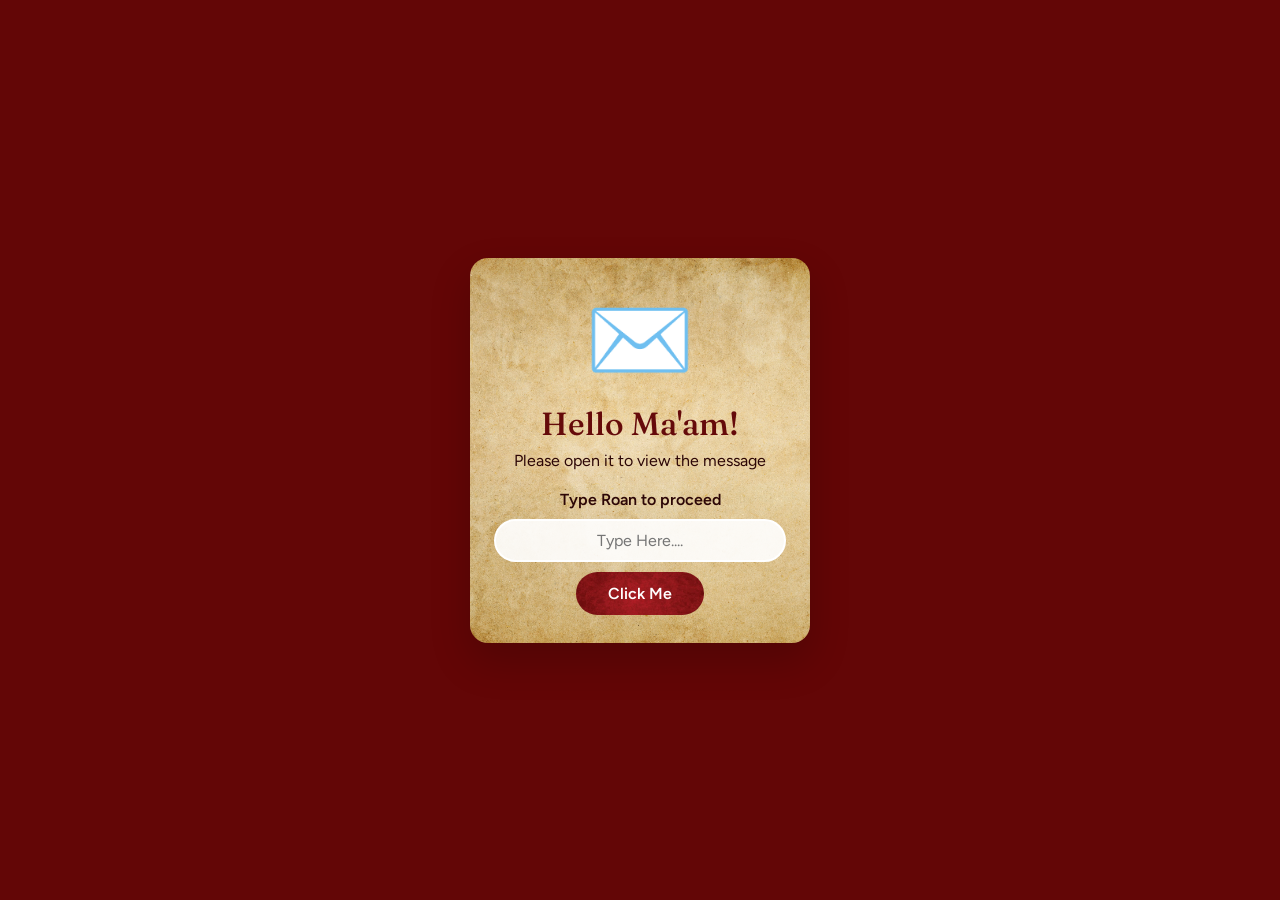
<file: index.html>
<!doctype html>
<html lang="en">
<head>
    <meta charset="utf-8">
    <meta name="viewport" content="width=device-width, initial-scale=1, viewport-fit=cover">
    <title>ECARD</title>
    <link href="https://fonts.googleapis.com/css2?family=Fraunces:ital,opsz,wght@0,9..144,500;1,9..144,400&family=Figtree:wght@400;600&display=swap" rel="stylesheet">
    <link rel="stylesheet" href="style.css">
</head>
<body>
    <video class="bg-video" src="videos/bg.mp4" autoplay muted loop playsinline></video>

    <!-- PAGE 1 of 3: the "click me" screen -->
    <main class="card">
        <div class="intro">
            <div class="gift" aria-hidden="true">✉️</div>
            <h1>Hello Ma'am!</h1>
            <p class="sub">Please open it to view the message</p>

            <!-- HTML5 built-in validation (Unit VII): required + pattern + title, no JavaScript -->
            <form class="gate" action="puzzle.html" method="get">
                <label for="secret">Type Roan to proceed</label>
                <input type="text" id="secret" placeholder="Type Here...."
                       required
                       pattern="[Rr][Oo][Aa][Nn]"
                       title="Please type the word Roan (letters only, no spaces)."
                       autocomplete="off">
                <button type="submit" class="click-btn">Click Me</button>
            </form>
        </div>
    </main>
</body>
</html>
</file>
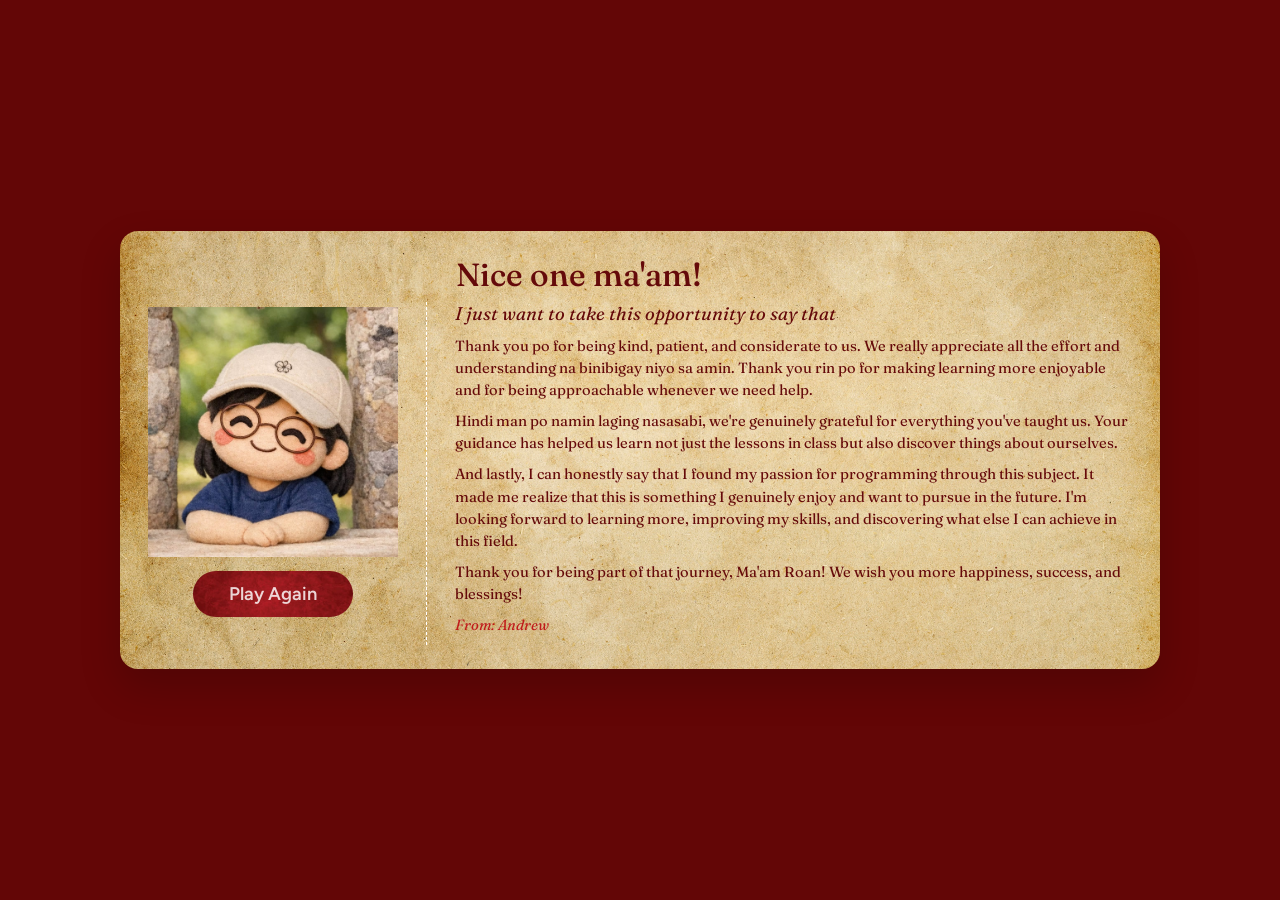
<file: message.html>
<!doctype html>
<html lang="en">
<head>
    <meta charset="utf-8">
    <meta name="viewport" content="width=device-width, initial-scale=1, viewport-fit=cover">
    <title>ECARD</title>
    <link href="https://fonts.googleapis.com/css2?family=Fraunces:ital,opsz,wght@0,9..144,500;1,9..144,400&family=Figtree:wght@400;600&display=swap" rel="stylesheet">
    <link rel="stylesheet" href="style.css">
</head>
<body>
    <video class="bg-video" src="videos/bg.mp4" autoplay muted loop playsinline></video>

    <!-- PAGE 3 of 3: the message -->
    <main class="card wide">
        <div id="game">
            <h1 id="title"></h1>

            <div class="board done" id="board">
                <div class="photo" id="photo"></div>
            </div>

            <div class="tools" id="tools">
                <a class="btn" href="puzzle.html">Play Again</a>
            </div>

            <section class="msg show" id="msg">
                <h2 id="mTitle"></h2>
                <div id="mBody"></div>
                <p class="from" id="mFrom"></p>
            </section>
        </div>
    </main>

    <script src="card.js"></script>
    <script src="message.js"></script>
</body>
</html>
</file>
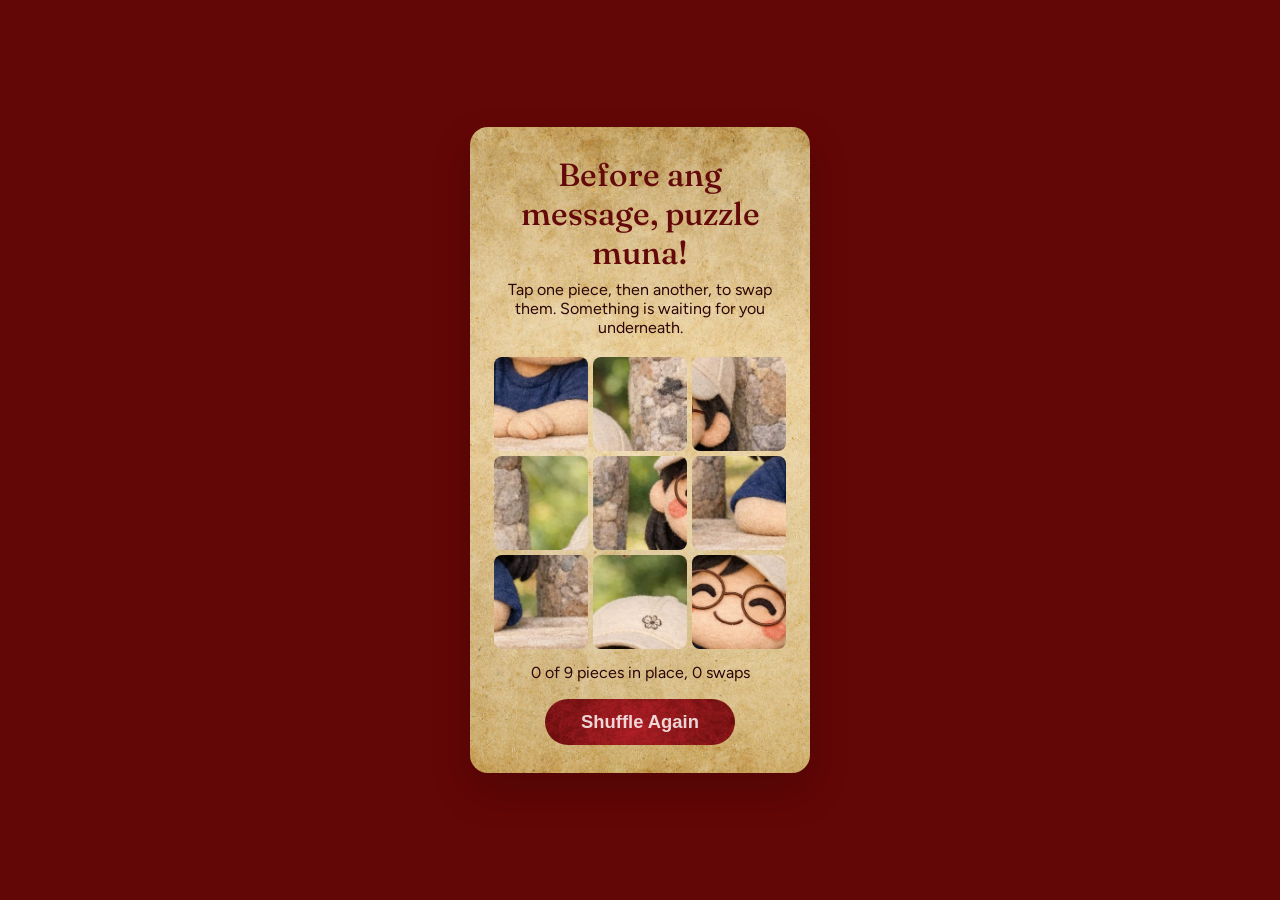
<file: puzzle.html>
<!doctype html>
<html lang="en">
<head>
    <meta charset="utf-8">
    <meta name="viewport" content="width=device-width, initial-scale=1, viewport-fit=cover">
    <title>ECARD</title>
    <link href="https://fonts.googleapis.com/css2?family=Fraunces:ital,opsz,wght@0,9..144,500;1,9..144,400&family=Figtree:wght@400;600&display=swap" rel="stylesheet">
    <link rel="stylesheet" href="style.css">
</head>
<body>
    <video class="bg-video" src="videos/bg.mp4" autoplay muted loop playsinline></video>

    <!-- PAGE 2 of 3: the puzzle -->
    <main class="card">
        <h1 id="title">Before ang message, puzzle muna!</h1>
        <p class="sub" id="sub">Tap one piece, then another, to swap them. Something is waiting for you underneath.</p>

        <div class="board" id="board" role="group" aria-label="Picture puzzle"></div>

        <p class="status" id="status" aria-live="polite"></p>

        <div class="tools" id="tools">
            <button class="btn" id="shuffleBtn" type="button">Shuffle Again</button>
        </div>
    </main>

    <script src="card.js"></script>
    <script src="puzzle.js"></script>
</body>
</html>
</file>
<file: style.css>
/* colors used across the page */
:root {
  --bg: #c01a1a;
  --card: #cd952e;
  --ink: #ffffffd1;
  --muted: #2c0606;
  --accent: #c01a1a;
  --line: #ffffff;
}

* {
  box-sizing: border-box;
}

body {
  margin: 0;
  min-height: 100vh;
  padding: 24px 16px;
  display: grid;
  place-items: center;
  background: rgb(99, 6, 6);
  color: rgb(99, 6, 6);
  font-family: "Figtree", sans-serif;
}

/* the card in the middle */
.card {
  width: 100%;
  max-width: 340px;
  padding: 28px 24px;
  /* card color on top of the picture (the 0.75 controls how much of the picture shows) */
  background: url("images/gold.jpg") center / cover,
    var(--card);
  color: #650a0a;
  border-radius: 18px;
  box-shadow: 0 18px 40px rgba(0, 0, 0, 0.18);
  text-align: center;
}

.card.wide .board {
  margin-top: 52px;
}


h1 {
  margin: 0 0 8px;
  font-family: "Fraunces", serif;
  font-weight: 500;
  font-size: 2rem;
}

.sub {
  margin: 0 0 20px;
  color: var(--muted);
}

/* "click me" screen */
.gift {
  font-size: 5.5rem;
  margin-bottom: 12px;
  animation: bounce 1.6s ease-in-out infinite;
}

.click-btn {
  padding: 12px 32px;
  font-size: 1.0rem;
  font-weight: 600;
  color: white;
  background: var(--accent);
  border: 0;
  border-radius: 999px;
  cursor: pointer;
  transition: ease 0.2s;

  background: url("images/btn-texture.jpg") center / cover,
    var(--card);
}

.click-btn:hover {
  filter: brightness(1.5);
  transform: scale(1.06);
}

/* puzzle */
.board {
  display: grid;
  grid-template-columns: repeat(3, 1fr);
  gap: 5px;
  aspect-ratio: 1;
  transition: gap 0.8s;
}

.tile {
  padding: 0;
  border: 0;
  border-radius: 8px;
  background-color: var(--line);
  background-size: 300% 300%;
  cursor: pointer;
}

.tile:hover {
  transform: scale(0.97);
}

.tile.sel {
  outline: 3px solid var(--accent);
  outline-offset: -3px;
}

.tile.ok {
  cursor: default;
}

/* when solved, the gap disappears */
.board.done {
  gap: 0;
}

.board.done .tile {
  border-radius: 0;
  transform: none;
}

.status {
  min-height: 1.4em;
  margin: 14px 0;
  color: var(--muted);
}

.btn {
  padding: 12px 36px;
  font-size: 1.15rem;
  font-weight: 600;
  color: var(--ink);
  background: var(--bg);
  border-radius: 999px;
  border: none;
  cursor: pointer;
  transition: ease 0.2s;

    background: url("images/btn-texture.jpg") center / cover,
    var(--card);
}

.btn:hover {
  filter: brightness(1.5);
  transform: scale(1.06);
}

/* the message that appears after solving */
.msg {
  display: none;
  margin-top: 22px;
  padding-top: 20px;
  border-top: 1.5px dashed var(--line);
  text-align: left;
  font-family: "Fraunces", serif;
  animation: rise 0.9s;
}

.msg.show {
  display: block;
}

.msg h2 {
  margin: 0 0 10px;
  font-weight: 400;
  font-style: italic;
}

.msg p {
  margin: 0 0 14px;
  font-size: 1.08rem;
  line-height: 1.65;
}

.msg .from {
  margin: 0;
  font-style: italic;
  color: var(--bg);
}

/* animations */
@keyframes rise {
  from {
    opacity: 0;
    transform: translateY(14px);
  }
}

@keyframes bounce {
  50% {
    transform: translateY(-10px);
  }
}

/* wide layout after solving: puzzle on the left, message on the right */
.card {
  transition: max-width 0.5s;
}

@media (min-width: 700px) {
  .card.wide {
    max-width: 1040px;
    padding: 24px 28px;
  }

  .card.wide #game {
    display: grid;
    grid-template-columns: 250px 1fr;
    grid-template-areas:
      "board title"
      "board msg"
      "tools msg";
    grid-template-rows: auto auto 1fr;
    column-gap: 28px;
  }

  .card.wide #title {
    grid-area: title;
    align-self: end;
    padding-left: 29.5px;
    text-align: left;
  }

  .card.wide #board {
    grid-area: board;
  }

  .card.wide #status {
    grid-area: status;
  }

  .card.wide #tools {
    grid-area: tools;
    align-self: start;
    margin-top: 14px;
  }

  .card.wide .msg h2 {
    font-size: 1.15rem;
  }

  .card.wide .msg p {
    font-size: 0.92rem;
    line-height: 1.5;
    margin-bottom: 9px;
  }

  .card.wide .msg {
    grid-area: msg;
    align-self: start;
    margin: 0;
    padding: 0 0 0 28px;
    border-top: 0;
    font-size: 0.92rem;
    border-left: 1.5px dashed var(--line);
  }
}

/* small screens: shrink the puzzle so less scrolling is needed */
@media (max-width: 699px) {
  .card.wide {
    max-width: 100%;
    padding: 16px 16px;
  }

  .card.wide h1 {
    font-size: 1.3rem;
    margin-bottom: 6px;
  }

  .card.wide .board {
    max-width: 110px;
    margin: 0 auto;
  }

  .card.wide .tools .btn {
    padding: 6px 20px;
    font-size: 0.85rem;
  }

  .card.wide .msg {
    margin-top: 12px;
    padding-top: 12px;
  }

  .card.wide .msg h2 {
    font-size: 0.95rem;
    margin-bottom: 6px;
  }

  .card.wide .msg p {
    font-size: 0.8rem;
    line-height: 1.4;
    margin-bottom: 8px;
  }
}

/* video background */
.bg-video {
  position: fixed;
  inset: 0;
  width: 100%;
  height: 100%;
  object-fit: cover;   /* fills the screen without stretching */
  filter: brightness(0.7);   /* darkens the video a little; remove this line if you don't want it*/
  z-index: -1;         /* keeps it behind the card */
}

/* extras for the 3-page version */
a.click-btn,
a.btn {
  display: inline-block;
  text-decoration: none;
}

.board .photo {
  grid-column: 1 / -1;
  grid-row: 1 / -1;
  background-size: cover;
  background-position: center;
}

/* "type Roan" gate on the first page (HTML5 validation) */
.gate {
  display: flex;
  flex-direction: column;
  gap: 10px;
  align-items: center;
}

.gate label {
  font-weight: 600;
  color: var(--muted);
}

.gate input {
  width: 100%;
  padding: 10px 12px;
  font: inherit;
  text-align: center;
  color: #3b0606;
  background: #ffffffe6;
  border: 2px solid #ffffff;
  border-radius: 999px;
}

.gate input:focus {
  outline: 2px solid var(--accent);
  outline-offset: 1px;
}

.gate input:user-invalid {
  border-color: #8b0000;
}

.gate input:user-valid {
  border-color: #0b6b2e;
}

button.click-btn {
  display: inline-block;
  font-family: inherit;
}
</file>
